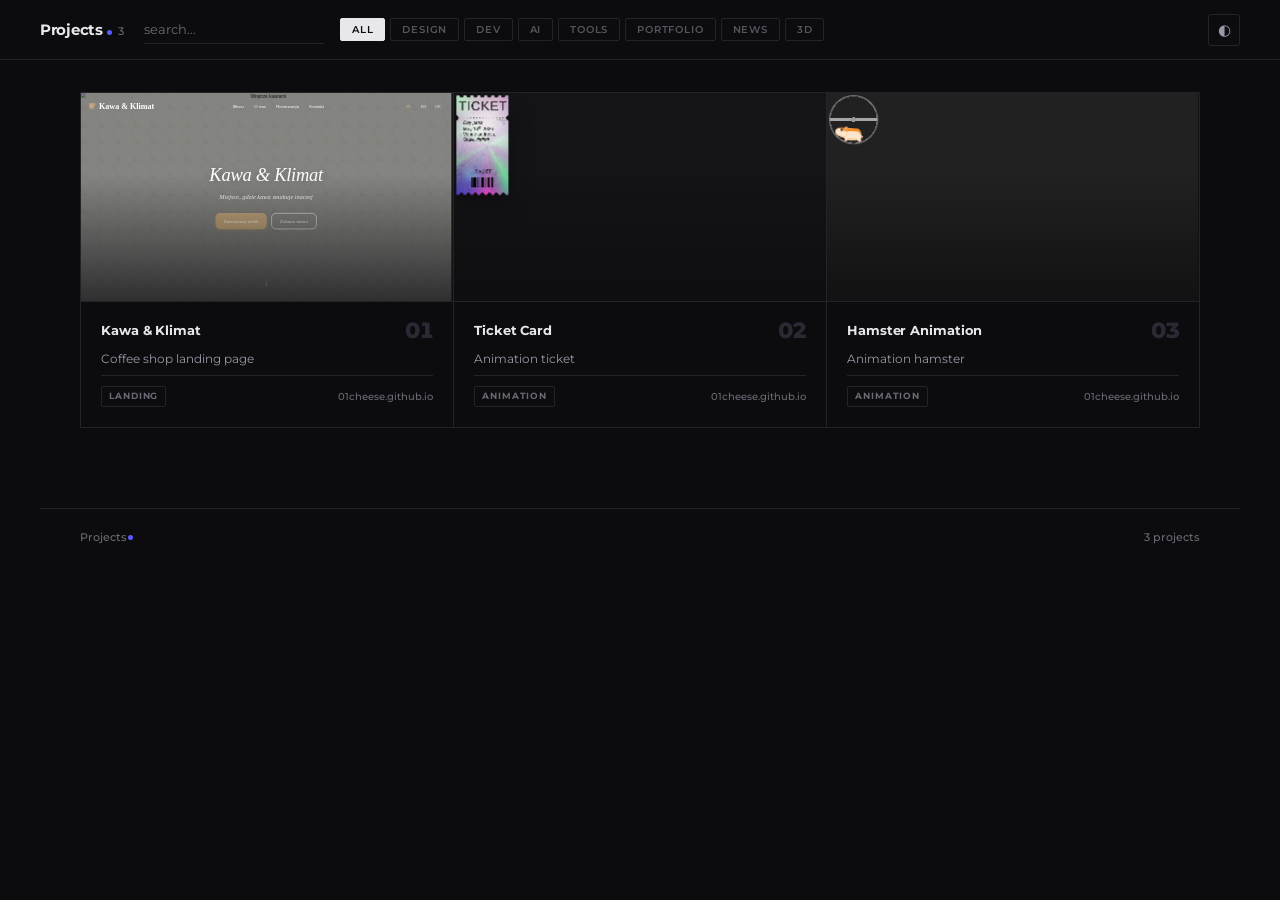
<file: index.html>
<!doctype html>
<html lang="en" data-theme="dark">
<head>
    <meta charset="UTF-8">
    <meta name="viewport" content="width=device-width, initial-scale=1.0">
    <title>Projects</title>
    <link rel="preconnect" href="https://fonts.googleapis.com">
    <link rel="preconnect" href="https://fonts.gstatic.com" crossorigin>
    <link href="https://fonts.googleapis.com/css2?family=Montserrat:wght@300;400;500;600;700&display=swap" rel="stylesheet">
    <link rel="stylesheet" href="styles.css">
</head>
<body>

<header>
    <a class="logo" href="#">Projects<span class="logo-dot"></span><span class="logo-count" id="projectCount">12</span></a>

    <div class="header-center" id="headerCenter">
        <div class="search-wrap">
            <input type="text" id="searchInput" placeholder="search..." autocomplete="off" spellcheck="false">
            <button class="clear-btn" id="clearBtn">×</button>
        </div>
        <div class="tags-row" id="tagsRow">
            <button class="tag active" data-tag="all">all</button>
            <button class="tag" data-tag="design">design</button>
            <button class="tag" data-tag="dev">dev</button>
            <button class="tag" data-tag="ai">ai</button>
            <button class="tag" data-tag="tool">tools</button>
            <button class="tag" data-tag="portfolio">portfolio</button>
            <button class="tag" data-tag="news">news</button>
            <button class="tag" data-tag="3d">3d</button>
        </div>
    </div>

    <div class="header-right">
        <button class="theme-toggle" id="themeToggle" aria-label="Toggle theme">◐</button>
        <button class="burger" id="burgerBtn" aria-label="Menu">
            <span></span><span></span>
        </button>
    </div>
</header>

<!-- Mobile drawer -->
<div class="drawer-overlay" id="drawerOverlay"></div>
<div class="drawer" id="drawer">
    <div class="drawer-head">
        <span class="drawer-title">Menu</span>
        <button class="drawer-close" id="drawerClose">×</button>
    </div>
    <div class="drawer-search">
        <input type="text" id="searchMobile" placeholder="search..." autocomplete="off" spellcheck="false">
    </div>
    <div class="drawer-tags" id="drawerTags">
        <button class="tag active" data-tag="all">all</button>
        <button class="tag" data-tag="design">design</button>
        <button class="tag" data-tag="dev">dev</button>
        <button class="tag" data-tag="ai">ai</button>
        <button class="tag" data-tag="tool">tools</button>
        <button class="tag" data-tag="portfolio">portfolio</button>
        <button class="tag" data-tag="news">news</button>
        <button class="tag" data-tag="3d">3d</button>
    </div>
    <div class="drawer-footer">
        <span id="drawerCount">12 projects</span>
    </div>
</div>

<main>
    <div class="grid" id="grid"></div>
    <div class="empty-state" id="emptyState">
        <span>— nothing found</span>
    </div>
</main>

<footer>
    <span>Projects<span class="logo-dot" style="display:inline-block;width:5px;height:5px;border-radius:50%;background:var(--accent);margin:0 1px 1px;vertical-align:middle;"></span></span>
    <span id="footerCount">12 projects</span>
</footer>

<!-- Modal -->
<div class="modal-overlay" id="modalOverlay">
    <div class="modal" id="modal">
        <div class="modal-header">
            <div class="modal-meta">
                <span class="modal-title" id="modalTitle"></span>
                <span class="modal-url" id="modalUrl"></span>
            </div>
            <div class="modal-actions">
                <a class="modal-btn" id="modalOpenBtn" target="_blank" rel="noopener" title="Open">↗</a>
                <button class="modal-btn" id="modalCloseBtn">×</button>
            </div>
        </div>
        <div class="modal-body">
            <div class="iframe-loader" id="iframeLoader">
                <div class="loader-line"></div>
                <span>loading...</span>
            </div>
            <iframe id="previewIframe" sandbox="allow-scripts allow-same-origin allow-forms allow-popups" loading="lazy"></iframe>
        </div>
    </div>
</div>

<script src="script.js"></script>
</body>
</html>
</file>
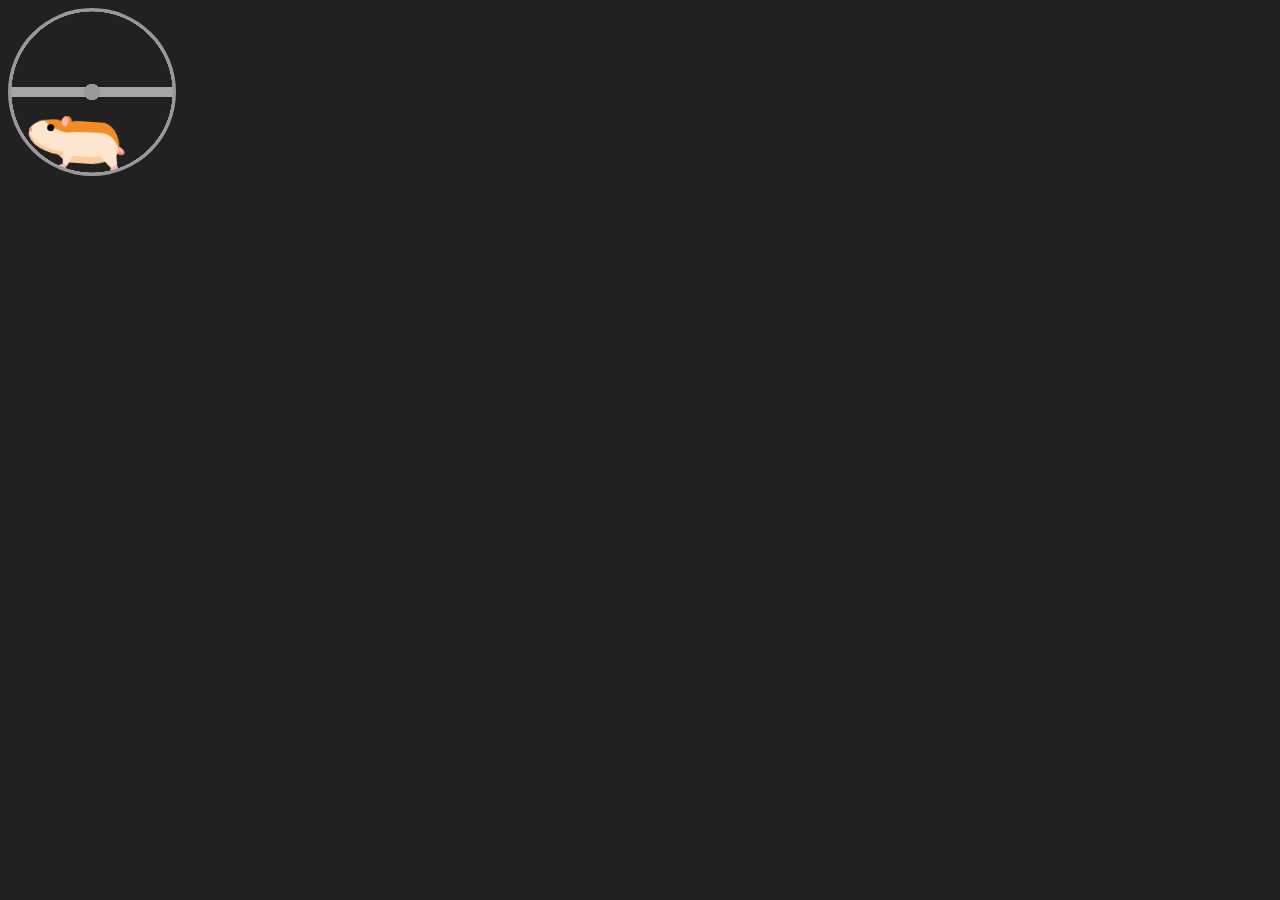
<file: web_projects/hamster_animation.html>
<!doctype html>
<html lang="en">
  <head>
    <meta charset="UTF-8" />
    <meta name="viewport" content="width=device-width, initial-scale=1.0" />
    <title>ASMR</title>
    <style>
      body {
        background-color: #212121;
      }

      .wheel-and-hamster {
        --dur: 1s;
        position: relative;
        width: 12em;
        height: 12em;
        font-size: 14px;
      }

      .wheel,
      .hamster,
      .hamster div,
      .spoke {
        position: absolute;
      }

      .wheel,
      .spoke {
        border-radius: 50%;
        top: 0;
        left: 0;
        width: 100%;
        height: 100%;
      }

      .wheel {
        background: radial-gradient(
          100% 100% at center,
          hsla(0, 0%, 60%, 0) 47.8%,
          hsl(0, 0%, 60%) 48%
        );
        z-index: 2;
      }

      .hamster {
        animation: hamster var(--dur) ease-in-out infinite;
        top: 50%;
        left: calc(50% - 3.5em);
        width: 7em;
        height: 3.75em;
        transform: rotate(4deg) translate(-0.8em, 1.85em);
        transform-origin: 50% 0;
        z-index: 1;
      }

      .hamster__head {
        animation: hamsterHead var(--dur) ease-in-out infinite;
        background: hsl(30, 90%, 55%);
        border-radius: 70% 30% 0 100% / 40% 25% 25% 60%;
        box-shadow:
          0 -0.25em 0 hsl(30, 90%, 80%) inset,
          0.75em -1.55em 0 hsl(30, 90%, 90%) inset;
        top: 0;
        left: -2em;
        width: 2.75em;
        height: 2.5em;
        transform-origin: 100% 50%;
      }

      .hamster__ear {
        animation: hamsterEar var(--dur) ease-in-out infinite;
        background: hsl(0, 90%, 85%);
        border-radius: 50%;
        box-shadow: -0.25em 0 hsl(30, 90%, 55%) inset;
        top: -0.25em;
        right: -0.25em;
        width: 0.75em;
        height: 0.75em;
        transform-origin: 50% 75%;
      }

      .hamster__eye {
        animation: hamsterEye var(--dur) linear infinite;
        background-color: hsl(0, 0%, 0%);
        border-radius: 50%;
        top: 0.375em;
        left: 1.25em;
        width: 0.5em;
        height: 0.5em;
      }

      .hamster__nose {
        background: hsl(0, 90%, 75%);
        border-radius: 35% 65% 85% 15% / 70% 50% 50% 30%;
        top: 0.75em;
        left: 0;
        width: 0.2em;
        height: 0.25em;
      }

      .hamster__body {
        animation: hamsterBody var(--dur) ease-in-out infinite;
        background: hsl(30, 90%, 90%);
        border-radius: 50% 30% 50% 30% / 15% 60% 40% 40%;
        box-shadow:
          0.1em 0.75em 0 hsl(30, 90%, 55%) inset,
          0.15em -0.5em 0 hsl(30, 90%, 80%) inset;
        top: 0.25em;
        left: 2em;
        width: 4.5em;
        height: 3em;
        transform-origin: 17% 50%;
        transform-style: preserve-3d;
      }

      .hamster__limb--fr,
      .hamster__limb--fl {
        clip-path: polygon(0 0, 100% 0, 70% 80%, 60% 100%, 0% 100%, 40% 80%);
        top: 2em;
        left: 0.5em;
        width: 1em;
        height: 1.5em;
        transform-origin: 50% 0;
      }

      .hamster__limb--fr {
        animation: hamsterFRLimb var(--dur) linear infinite;
        background: linear-gradient(
          hsl(30, 90%, 80%) 80%,
          hsl(0, 90%, 75%) 80%
        );
        transform: rotate(15deg) translateZ(-1px);
      }

      .hamster__limb--fl {
        animation: hamsterFLLimb var(--dur) linear infinite;
        background: linear-gradient(
          hsl(30, 90%, 90%) 80%,
          hsl(0, 90%, 85%) 80%
        );
        transform: rotate(15deg);
      }

      .hamster__limb--br,
      .hamster__limb--bl {
        border-radius: 0.75em 0.75em 0 0;
        clip-path: polygon(
          0 0,
          100% 0,
          100% 30%,
          70% 90%,
          70% 100%,
          30% 100%,
          40% 90%,
          0% 30%
        );
        top: 1em;
        left: 2.8em;
        width: 1.5em;
        height: 2.5em;
        transform-origin: 50% 30%;
      }

      .hamster__limb--br {
        animation: hamsterBRLimb var(--dur) linear infinite;
        background: linear-gradient(
          hsl(30, 90%, 80%) 90%,
          hsl(0, 90%, 75%) 90%
        );
        transform: rotate(-25deg) translateZ(-1px);
      }

      .hamster__limb--bl {
        animation: hamsterBLLimb var(--dur) linear infinite;
        background: linear-gradient(
          hsl(30, 90%, 90%) 90%,
          hsl(0, 90%, 85%) 90%
        );
        transform: rotate(-25deg);
      }

      .hamster__tail {
        animation: hamsterTail var(--dur) linear infinite;
        background: hsl(0, 90%, 85%);
        border-radius: 0.25em 50% 50% 0.25em;
        box-shadow: 0 -0.2em 0 hsl(0, 90%, 75%) inset;
        top: 1.5em;
        right: -0.5em;
        width: 1em;
        height: 0.5em;
        transform: rotate(30deg) translateZ(-1px);
        transform-origin: 0.25em 0.25em;
      }

      .spoke {
        animation: spoke var(--dur) linear infinite;
        background:
          radial-gradient(
            100% 100% at center,
            hsl(0, 0%, 60%) 4.8%,
            hsla(0, 0%, 60%, 0) 5%
          ),
          linear-gradient(
              hsla(0, 0%, 55%, 0) 46.9%,
              hsl(0, 0%, 65%) 47% 52.9%,
              hsla(0, 0%, 65%, 0) 53%
            )
            50% 50% / 99% 99% no-repeat;
      }

      /* Animations */
      @keyframes hamster {
        from,
        to {
          transform: rotate(4deg) translate(-0.8em, 1.85em);
        }

        50% {
          transform: rotate(0) translate(-0.8em, 1.85em);
        }
      }

      @keyframes hamsterHead {
        from,
        25%,
        50%,
        75%,
        to {
          transform: rotate(0);
        }

        12.5%,
        37.5%,
        62.5%,
        87.5% {
          transform: rotate(8deg);
        }
      }

      @keyframes hamsterEye {
        from,
        90%,
        to {
          transform: scaleY(1);
        }

        95% {
          transform: scaleY(0);
        }
      }

      @keyframes hamsterEar {
        from,
        25%,
        50%,
        75%,
        to {
          transform: rotate(0);
        }

        12.5%,
        37.5%,
        62.5%,
        87.5% {
          transform: rotate(12deg);
        }
      }

      @keyframes hamsterBody {
        from,
        25%,
        50%,
        75%,
        to {
          transform: rotate(0);
        }

        12.5%,
        37.5%,
        62.5%,
        87.5% {
          transform: rotate(-2deg);
        }
      }

      @keyframes hamsterFRLimb {
        from,
        25%,
        50%,
        75%,
        to {
          transform: rotate(50deg) translateZ(-1px);
        }

        12.5%,
        37.5%,
        62.5%,
        87.5% {
          transform: rotate(-30deg) translateZ(-1px);
        }
      }

      @keyframes hamsterFLLimb {
        from,
        25%,
        50%,
        75%,
        to {
          transform: rotate(-30deg);
        }

        12.5%,
        37.5%,
        62.5%,
        87.5% {
          transform: rotate(50deg);
        }
      }

      @keyframes hamsterBRLimb {
        from,
        25%,
        50%,
        75%,
        to {
          transform: rotate(-60deg) translateZ(-1px);
        }

        12.5%,
        37.5%,
        62.5%,
        87.5% {
          transform: rotate(20deg) translateZ(-1px);
        }
      }

      @keyframes hamsterBLLimb {
        from,
        25%,
        50%,
        75%,
        to {
          transform: rotate(20deg);
        }

        12.5%,
        37.5%,
        62.5%,
        87.5% {
          transform: rotate(-60deg);
        }
      }

      @keyframes hamsterTail {
        from,
        25%,
        50%,
        75%,
        to {
          transform: rotate(30deg) translateZ(-1px);
        }

        12.5%,
        37.5%,
        62.5%,
        87.5% {
          transform: rotate(10deg) translateZ(-1px);
        }
      }

      @keyframes spoke {
        from {
          transform: rotate(0);
        }

        to {
          transform: rotate(-1turn);
        }
      }
    </style>
  </head>
  <body>
    <div
      aria-label="Orange and tan hamster running in a metal wheel"
      role="img"
      class="wheel-and-hamster"
    >
      <div class="wheel"></div>
      <div class="hamster">
        <div class="hamster__body">
          <div class="hamster__head">
            <div class="hamster__ear"></div>
            <div class="hamster__eye"></div>
            <div class="hamster__nose"></div>
          </div>
          <div class="hamster__limb hamster__limb--fr"></div>
          <div class="hamster__limb hamster__limb--fl"></div>
          <div class="hamster__limb hamster__limb--br"></div>
          <div class="hamster__limb hamster__limb--bl"></div>
          <div class="hamster__tail"></div>
        </div>
      </div>
      <div class="spoke"></div>
    </div>
  </body>
</html>
</file>
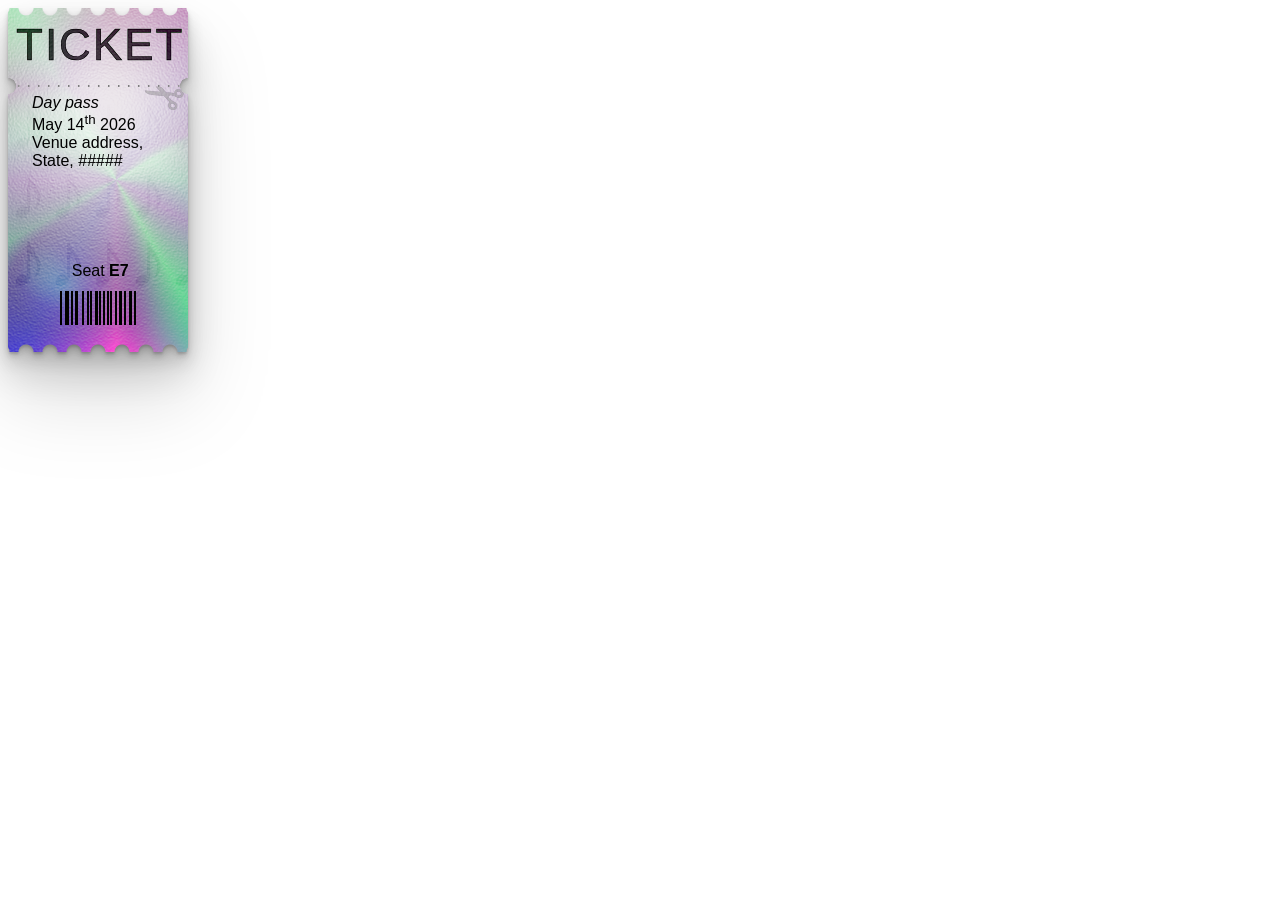
<file: web_projects/ticket_card.html>
<!doctype html>
<html lang="en">
  <head>
    <meta charset="UTF-8" />
    <meta name="viewport" content="width=device-width, initial-scale=1.0" />
    <title>ASMR</title>
    <style>
      .card {
        --width: 180px;
        --height: 320px;
        --perforation-size: 12px;
        --cutouts-adjust: 70px;

        position: relative;
        display: grid;
        grid-template-rows: auto 1fr auto;
        gap: 1rem;
        grid-template-areas:
          "header"
          "body"
          "footer";

        width: var(--width);
        height: var(--height);
        padding: var(--perforation-size) 0;

        font-family: "Inter", sans-serif;
        font-size: 1rem;
        user-select: none;
        overflow: hidden;

        filter: drop-shadow(0 2px 1px #00000025)
          drop-shadow(0 4px 3px #00000025) drop-shadow(0 10px 9px #00000025)
          drop-shadow(0 20px 20px #00000025) drop-shadow(0 40px 40px #00000025);
        animation: hover 3s ease infinite;
        will-change: transform, filter;
      }

      .filter {
        position: absolute;
      }

      .bg {
        position: absolute;
        inset: 0;
        border-radius: inherit;
        background-color: #fff;
        filter: url(#bump);
        mask:
  /* top perforations */
          radial-gradient(
            circle at 50% 0,
            #fff0 calc(var(--perforation-size) - 5px),
            #000 calc(var(--perforation-size) - 4px)
          ),
          /* bottom perforations */
          radial-gradient(
              circle at 50% 100%,
              #fff0 calc(var(--perforation-size) - 5px),
              #000 calc(var(--perforation-size) - 4px)
            ),
          /* left notch */
          radial-gradient(circle 8px at left center, #000 98%, #0000 100%),
          /* right notch */
          radial-gradient(circle 8px at right center, #000 98%, #0000 100%),
          /* cut perforation */
          repeating-linear-gradient(
              90deg,
              #000 10px,
              #000 15px,
              #0000 16px,
              #0000 24px
            );

        mask-repeat: repeat-x, repeat-x, no-repeat, no-repeat, repeat-x;

        mask-size:
          calc(var(--perforation-size) * 2) 100%,
          calc(var(--perforation-size) * 2) 100%,
          16px 16px,
          16px 16px,
          10px 2px;

        mask-position:
          calc(0.5 * var(--perforation-size)) top,
          calc(0.5 * var(--perforation-size)) bottom,
          left var(--cutouts-adjust),
          right var(--cutouts-adjust),
          0 calc(var(--cutouts-adjust) + 7px);

        mask-composite: intersect, exclude, add, add;
      }

      .holographic {
        background-image:
          linear-gradient(to bottom, #fe58, 90%, #0002),
          conic-gradient(
            at 60% 50%,
            #ccc,
            #ff6bfe,
            #00f9f8,
            #ddd,
            #0081fd,
            #eef0bc,
            #0081fd,
            #ff6bfe,
            #0002,
            #0081fd,
            #ddd,
            #01fefb,
            #ccc
          );
      }
      .holographic::before {
        content: "";
        position: absolute;
        inset: 0;
        border-radius: inherit;
        background:
          radial-gradient(circle at 70% 20%, #f0f, #0000),
          repeating-radial-gradient(
            circle at 30% 80%,
            #fff,
            #f4a 48px,
            #eeeeee 150px
          );
        mix-blend-mode: color-burn;
      }
      .holographic::after {
        content: "";
        position: absolute;
        inset: 0;
        border-radius: inherit;
        background: linear-gradient(to bottom, #f205, #f00, #0f0, #f205);
        mix-blend-mode: difference;

        animation: bg-pos 3s ease-in-out infinite alternate;
        background-position: 0 0;
        background-size: 100% 300%;
        background-repeat: repeat;
      }

      @keyframes bg-pos {
        to {
          background-position: 0 500px;
        }
      }

      .header {
        position: relative;
        grid-area: header;
        margin: 0 8px;
        text-align: center;
        z-index: 1;
        font-family: "Impact", sans-serif;
        font-size: 2.75rem;
        letter-spacing: 2px;
        color: #ffffff9f;
        text-shadow: 0 0 0 #000;
        -webkit-text-stroke: #fff 0.5px;
        mix-blend-mode: difference;
      }

      .body {
        grid-area: body;
        margin: 0 1em;
        padding: 0.5em;
        font-weight: 200;
        z-index: 1;
      }

      .footer {
        grid-area: footer;
        z-index: 1;

        margin: 0 1em 1em 1em;
      }

      .number {
        margin-bottom: 0.75rem;
        text-align: center;
        border-radius: 999px 0;
        color: #000;
        font-weight: 200;
        .bold {
          font-weight: 600;
        }
      }

      .barcode {
        justify-self: center;
        width: 0;
        height: 32px;
        box-shadow:
          0px 0 0 1px #000,
          5px 0 0 1px #000,
          7px 0 0 1px #000,
          11px 0 0 1px #000,
          15px 0 0 1px #000,
          16px 0 0 1px #000,
          22px 0 0 1px #000,
          27px 0 0 1px #000,
          30px 0 0 1px #000,
          35px 0 0 1px #000,
          36px 0 0 1px #000,
          39px 0 0 1px #000,
          43px 0 0 1px #000,
          47px 0 0 1px #000,
          50px 0 0 1px #000,
          55px 0 0 1px #000,
          59px 0 0 1px #000,
          60px 0 0 1px #000,
          64px 0 0 1px #000,
          69px 0 0 1px #000,
          70px 0 0 1px #000,
          74px 0 0 1px #000;
        transform: translateX(37px);
      }

      .symbol {
        position: absolute;
        top: 1.3em;
        right: 0px;
        rotate: 185deg;
        font-size: 1.1em;
        color: #fff;
        line-height: 0.5;
        opacity: 0.2;
      }
      .notes {
        position: absolute;
        inset: 0;
        overflow: hidden;
        font-size: 5rem;
        color: #e7e7e7;
        mix-blend-mode: color-burn;
        transform: translateY(20%);
        z-index: 1;
      }
      .notes:nth-child(2) {
        transform: translateY(40%);
      }
      .notes:nth-child(3) {
        transform: translateY(60%);
      }

      @keyframes hover {
        50% {
          filter: drop-shadow(0 4px 3px #00000015)
            drop-shadow(0 6px 6px #00000015) drop-shadow(0 16px 14px #00000015)
            drop-shadow(0 30px 28px #00000015)
            drop-shadow(0 60px 60px #00000015);
          transform: translateY(-7px) scale(1.02);
        }
      }
    </style>
  </head>
  <body>
    <div class="card">
      <div class="notes">♪♪♪♪♪</div>
      <div class="notes">♪♪♪♪</div>
      <div class="notes">♪♪♪♪♪</div>

      <div class="header">
        TICKET
        <div class="symbol">✁</div>
      </div>
      <div class="body">
        <em>Day pass</em><br />
        May 14<sup>th</sup> 2026<br />
        Venue address, State, #####
      </div>
      <div class="footer">
        <div class="number">Seat <span class="bold">E7</span></div>
        <div class="barcode"></div>
      </div>

      <div class="bg holographic"></div>
      <svg class="filter">
        <filter id="bump">
          <feTurbulence
            result="noise"
            numOctaves="3"
            baseFrequency="0.7"
            type="fractalNoise"
          ></feTurbulence>
          <feSpecularLighting
            in="noise"
            result="specular"
            lighting-color="#fffffc"
            specularExponent="25"
            specularConstant="0.8"
            surfaceScale="0.15"
          >
            <fePointLight z="210" y="100" x="100"></fePointLight>
          </feSpecularLighting>
          <feComposite
            result="noise2"
            operator="in"
            in="specular"
            in2="SourceGraphic"
          ></feComposite>
          <feBlend mode="screen" in2="noise2" in="SourceGraphic"></feBlend>
        </filter>
      </svg>
    </div>
  </body>
</html>
</file>
<file: styles.css>
*, *::before, *::after { box-sizing: border-box; margin: 0; padding: 0; }

:root { --font: 'Montserrat', sans-serif; }

[data-theme="dark"] {
    --bg:       #0c0c0e;
    --bg2:      #141417;
    --line:     #242428;
    --text:     #e8e8ec;
    --text-dim: #6a6a75;
    --text-mid: #9898a8;
    --hover-bg: #161619;
    --modal-bg: #0e0e11;
    --tag-act:  #e8e8ec;
    --tag-act-c:#0c0c0e;
    --tag-c:    #55555f;
    --drawer-bg:#111114;
    --accent:   #5b5bff;
    --preview-overlay: linear-gradient(180deg, transparent 40%, rgba(12,12,14,0.7) 100%);
    --skeleton-a: #141417;
    --skeleton-b: #1e1e23;
    --number-color: #2a2a35;
}
[data-theme="light"] {
    --bg:       #f8f8f6;
    --bg2:      #efefed;
    --line:     #e2e2de;
    --text:     #0a0a0c;
    --text-dim: #b0b0b8;
    --text-mid: #757580;
    --hover-bg: #f2f2f0;
    --modal-bg: #f5f5f3;
    --tag-act:  #0a0a0c;
    --tag-act-c:#f8f8f6;
    --tag-c:    #999999;
    --drawer-bg:#f0f0ee;
    --accent:   #3535e8;
    --preview-overlay: linear-gradient(180deg, transparent 40%, rgba(248,248,246,0.5) 100%);
    --skeleton-a: #efefed;
    --skeleton-b: #e4e4e0;
    --number-color: #ddddd8;
}

html { scroll-behavior: smooth; }

body {
    background: var(--bg);
    color: var(--text);
    font-family: var(--font);
    font-size: 14px;
    font-weight: 400;
    line-height: 1.6;
    min-height: 100vh;
    transition: background .25s, color .25s;
}

/* ── Header ── */
header {
    display: flex;
    align-items: center;
    justify-content: space-between;
    gap: 20px;
    padding: 0 40px;
    height: 60px;
    border-bottom: 1px solid var(--line);
    position: sticky;
    top: 0;
    background: var(--bg);
    z-index: 200;
    transition: background .25s, border-color .25s;
}

.logo {
    font-size: 15px;
    font-weight: 700;
    color: var(--text);
    text-decoration: none;
    white-space: nowrap;
    display: flex;
    align-items: baseline;
    gap: 6px;
    flex-shrink: 0;
    letter-spacing: -0.3px;
}
.logo-dot {
    display: inline-block;
    width: 5px; height: 5px;
    border-radius: 50%;
    background: var(--accent);
    margin-left: -2px;
    margin-bottom: 1px;
    vertical-align: middle;
    animation: dotPulse 3s ease-in-out infinite;
}
@keyframes dotPulse {
    0%, 100% { opacity: 1; transform: scale(1); }
    50%       { opacity: .5; transform: scale(0.7); }
}
.logo-count {
    font-size: 11px;
    font-weight: 500;
    color: var(--text-dim);
    letter-spacing: 0.04em;
}

/* header center: search + tags */
.header-center {
    display: flex;
    align-items: center;
    gap: 16px;
    flex: 1;
    min-width: 0;
}

.search-wrap {
    position: relative;
    flex-shrink: 0;
}
#searchInput {
    width: 180px;
    background: none;
    border: none;
    border-bottom: 1px solid var(--line);
    color: var(--text);
    font-family: var(--font);
    font-size: 13px;
    padding: 6px 24px 6px 0;
    outline: none;
    transition: border-color .2s, width .25s;
}
#searchInput:focus { border-color: var(--text-mid); width: 220px; }
#searchInput::placeholder { color: var(--text-dim); }

.clear-btn {
    position: absolute;
    right: 0; top: 50%;
    transform: translateY(-50%);
    background: none; border: none;
    color: var(--text-dim); font-size: 17px;
    cursor: pointer; display: none; line-height: 1;
    transition: color .15s;
}
.clear-btn:hover { color: var(--text); }
.clear-btn.visible { display: block; }

.tags-row {
    display: flex;
    flex-wrap: nowrap;
    gap: 5px;
    overflow-x: auto;
    scrollbar-width: none;
}
.tags-row::-webkit-scrollbar { display: none; }

/* ── Tags ── */
.tag {
    background: none;
    border: 1px solid var(--line);
    color: var(--tag-c);
    font-family: var(--font);
    font-size: 10px;
    font-weight: 600;
    letter-spacing: 0.08em;
    text-transform: uppercase;
    padding: 4px 11px;
    border-radius: 2px;
    cursor: pointer;
    white-space: nowrap;
    transition: all .15s;
    flex-shrink: 0;
}
.tag:hover { border-color: var(--text-mid); color: var(--text-mid); }
.tag.active { background: var(--tag-act); border-color: var(--tag-act); color: var(--tag-act-c); }

/* header right */
.header-right {
    display: flex;
    align-items: center;
    gap: 8px;
    flex-shrink: 0;
}

.theme-toggle {
    background: none;
    border: 1px solid var(--line);
    color: var(--text-mid);
    width: 32px; height: 32px;
    border-radius: 3px;
    cursor: pointer;
    font-size: 15px;
    display: flex; align-items: center; justify-content: center;
    transition: border-color .2s, color .2s;
    line-height: 1;
}
.theme-toggle:hover { border-color: var(--text-mid); color: var(--text); }

/* ── Burger ── */
.burger {
    display: none;
    flex-direction: column;
    justify-content: center;
    align-items: center;
    gap: 5px;
    background: none;
    border: 1px solid var(--line);
    width: 36px; height: 36px;
    border-radius: 3px;
    cursor: pointer;
    transition: border-color .2s;
    padding: 0;
}
.burger:hover { border-color: var(--text-mid); }
.burger span {
    display: block;
    width: 14px; height: 1px;
    background: var(--text-mid);
    transition: transform .2s, opacity .2s, background .2s, width .2s;
    transform-origin: center;
}
.burger.open span:nth-child(1) { transform: translateY(6px) rotate(45deg); background: var(--text); width: 16px; }
.burger.open span:nth-child(2) { transform: translateY(-6px) rotate(-45deg); background: var(--text); width: 16px; }

/* ── Drawer ── */
.drawer-overlay {
    display: none;
    position: fixed; inset: 0;
    background: rgba(0,0,0,0.5);
    z-index: 300;
    backdrop-filter: blur(4px);
    opacity: 0;
    transition: opacity .25s;
}
.drawer-overlay.open { display: block; opacity: 1; }

.drawer {
    position: fixed;
    top: 0; right: 0;
    width: min(320px, 90vw);
    height: 100dvh;
    background: var(--drawer-bg);
    border-left: 1px solid var(--line);
    z-index: 400;
    display: flex;
    flex-direction: column;
    transform: translateX(100%);
    transition: transform .3s cubic-bezier(.4,0,.2,1), background .25s, border-color .25s;
}
.drawer.open { transform: translateX(0); }

.drawer-head {
    display: flex;
    align-items: center;
    justify-content: space-between;
    padding: 0 20px;
    height: 60px;
    border-bottom: 1px solid var(--line);
    flex-shrink: 0;
}
.drawer-title {
    font-size: 13px;
    font-weight: 700;
    letter-spacing: 0.06em;
    text-transform: uppercase;
    color: var(--text-dim);
}
.drawer-close {
    background: none; border: none;
    color: var(--text-mid);
    font-size: 22px; cursor: pointer; line-height: 1;
    width: 32px; height: 32px;
    display: flex; align-items: center; justify-content: center;
    transition: color .15s;
}
.drawer-close:hover { color: var(--text); }

.drawer-search {
    padding: 20px 20px 20px;
    border-bottom: 1px solid var(--line);
}
#searchMobile {
    width: 100%;
    background: none;
    border: none;
    border-bottom: 1px solid var(--line);
    color: var(--text);
    font-family: var(--font);
    font-size: 14px;
    padding: 8px 0;
    outline: none;
    transition: border-color .2s;
}
#searchMobile::placeholder { color: var(--text-dim); }
#searchMobile:focus { border-color: var(--text-mid); }

.drawer-tags {
    display: flex;
    flex-wrap: wrap;
    gap: 6px;
    padding: 20px;
    flex: 1;
    align-content: flex-start;
}

.drawer-footer {
    padding: 16px 20px;
    border-top: 1px solid var(--line);
    font-size: 11px;
    font-weight: 500;
    color: var(--text-dim);
    letter-spacing: 0.04em;
}

/* ── Main ── */
main {
    max-width: 1200px;
    margin: 0 auto;
    padding: 32px 40px 80px;
}

/* ── Grid ── */
.grid {
    display: grid;
    grid-template-columns: repeat(auto-fill, minmax(300px, 1fr));
    border-top: 1px solid var(--line);
    border-left: 1px solid var(--line);
}

/* ── Card ── */
.card {
    border-right: 1px solid var(--line);
    border-bottom: 1px solid var(--line);
    cursor: pointer;
    transition: background .15s;
    display: flex;
    flex-direction: column;
    animation: fadeUp .35s ease both;
    position: relative;
    overflow: hidden;
}
@keyframes fadeUp {
    from { opacity: 0; transform: translateY(8px); }
    to   { opacity: 1; transform: translateY(0); }
}
.card:hover { background: var(--hover-bg); }

/* ── Screenshot thumbnail via iframe ── */
.card-preview {
    width: 100%;
    aspect-ratio: 16/9;
    overflow: hidden;
    position: relative;
    border-bottom: 1px solid var(--line);
    background: var(--bg2);
    transition: background .25s;
}
/* subtle gradient overlay on preview for dark mode depth */
.card-preview::after {
    content: '';
    position: absolute;
    inset: 0;
    background: var(--preview-overlay);
    pointer-events: none;
    z-index: 2;
    transition: opacity .3s;
}
.card:hover .card-preview::after { opacity: 0.5; }

/* iframe scaled preview */
.card-preview .preview-iframe-wrap {
    position: absolute;
    inset: 0;
    overflow: hidden;
}
.card-preview .preview-iframe-wrap iframe {
    width: 1280px;
    height: 720px;
    transform-origin: top left;
    pointer-events: none;
    border: none;
    display: block;
}
.card-preview .preview-cover {
    position: absolute;
    inset: 0;
    z-index: 1;
}

/* image fallback */
.card-preview .preview-img {
    position: absolute;
    inset: 0;
    width: 100%; height: 100%;
    object-fit: cover;
    display: block;
    transition: transform .4s ease;
}
.card:hover .card-preview .preview-img { transform: scale(1.03); }

/* icon placeholder */
.card-preview .preview-icon {
    position: absolute;
    inset: 0;
    display: flex;
    align-items: center;
    justify-content: center;
    font-size: 36px;
    z-index: 0;
}

/* skeleton pulse while iframe loads */
.card-preview .preview-skeleton {
    position: absolute;
    inset: 0;
    z-index: 2;
    background: var(--bg2);
    transition: opacity .4s;
}
.card-preview .preview-skeleton.loaded { opacity: 0; pointer-events: none; }
.preview-skeleton-inner {
    width: 100%; height: 100%;
    background: linear-gradient(90deg, var(--skeleton-a) 25%, var(--skeleton-b) 50%, var(--skeleton-a) 75%);
    background-size: 200% 100%;
    animation: shimmer 1.6s infinite;
}
/* scanlines on skeleton */
.preview-skeleton-inner::after {
    content: '';
    position: absolute;
    inset: 0;
    background: repeating-linear-gradient(
            0deg,
            transparent,
            transparent 3px,
            rgba(0,0,0,0.03) 3px,
            rgba(0,0,0,0.03) 4px
    );
    pointer-events: none;
}
@keyframes shimmer {
    0%   { background-position: 200% 0; }
    100% { background-position: -200% 0; }
}

/* hover label */
.card-hover-label {
    position: absolute;
    bottom: 9px; right: 9px;
    z-index: 4;
    background: var(--bg);
    border: 1px solid var(--line);
    color: var(--text);
    font-family: var(--font);
    font-size: 9px;
    font-weight: 700;
    letter-spacing: 0.1em;
    text-transform: uppercase;
    padding: 4px 9px;
    border-radius: 2px;
    opacity: 0;
    transform: translateY(4px);
    transition: opacity .2s, transform .2s;
    pointer-events: none;
}
.card:hover .card-hover-label { opacity: 1; transform: translateY(0); }

/* ── Card body ── */
.card-body {
    padding: 18px 20px 20px;
    display: flex;
    flex-direction: column;
    gap: 7px;
    flex: 1;
}
.card-header-row {
    display: flex;
    align-items: center;
    justify-content: space-between;
    gap: 10px;
}
.card-title {
    font-size: 13px;
    font-weight: 700;
    letter-spacing: -0.1px;
    color: var(--text);
    line-height: 1.2;
}
.card-number {
    font-size: 22px;
    font-weight: 800;
    color: var(--number-color);
    letter-spacing: -1px;
    flex-shrink: 0;
    line-height: 1;
    transition: color .25s;
    font-variant-numeric: tabular-nums;
}
.card:hover .card-number {
    color: var(--text-dim);
}
.card-desc {
    font-size: 12px;
    font-weight: 400;
    color: var(--text-mid);
    line-height: 1.6;
    flex: 1;
}
.card-footer {
    display: flex;
    align-items: center;
    justify-content: space-between;
    padding-top: 10px;
    border-top: 1px solid var(--line);
    margin-top: auto;
    gap: 10px;
}
.card-tags { display: flex; gap: 4px; flex-wrap: wrap; }
.card-tag {
    font-size: 9px;
    font-weight: 700;
    letter-spacing: 0.1em;
    text-transform: uppercase;
    color: var(--text-dim);
    border: 1px solid var(--line);
    padding: 2px 7px;
    border-radius: 2px;
    transition: color .15s, border-color .15s;
}
.card:hover .card-tag {
    color: var(--text-mid);
    border-color: var(--text-dim);
}
.card-url {
    font-size: 10px;
    font-weight: 500;
    color: var(--text-dim);
    white-space: nowrap;
    overflow: hidden;
    text-overflow: ellipsis;
    max-width: 130px;
    text-align: right;
    transition: color .15s;
}
.card:hover .card-url { color: var(--text-mid); }

/* ── Empty ── */
.empty-state { display: none; padding: 60px 0; border-top: 1px solid var(--line); }
.empty-state.visible { display: block; }
.empty-state span { font-size: 13px; font-weight: 500; color: var(--text-dim); letter-spacing: 0.04em; }

/* ── Footer ── */
footer {
    max-width: 1200px;
    margin: 0 auto;
    padding: 20px 40px;
    border-top: 1px solid var(--line);
    display: flex;
    align-items: center;
    justify-content: space-between;
    font-size: 11px;
    font-weight: 500;
    color: var(--text-dim);
    transition: border-color .25s;
}

/* ── Modal ── */
.modal-overlay {
    position: fixed; inset: 0;
    background: rgba(0,0,0,0.6);
    z-index: 500;
    display: flex;
    align-items: center;
    justify-content: center;
    padding: 24px;
    opacity: 0;
    pointer-events: none;
    transition: opacity .2s;
    backdrop-filter: blur(2px);
}
[data-theme="light"] .modal-overlay { background: rgba(0,0,0,0.3); }
.modal-overlay.open { opacity: 1; pointer-events: all; }

.modal {
    background: var(--modal-bg);
    border: 1px solid var(--line);
    width: 100%;
    max-width: 960px;
    height: 84vh;
    max-height: 700px;
    display: flex;
    flex-direction: column;
    transform: translateY(10px) scale(0.99);
    transition: transform .25s ease, background .25s, border-color .25s;
    border-radius: 3px;
    overflow: hidden;
    box-shadow: 0 40px 100px rgba(0,0,0,.5);
}
.modal-overlay.open .modal { transform: translateY(0) scale(1); }

.modal-header {
    display: flex;
    align-items: center;
    justify-content: space-between;
    padding: 12px 18px;
    border-bottom: 1px solid var(--line);
    flex-shrink: 0;
    gap: 12px;
    transition: border-color .25s;
}
.modal-meta { display: flex; flex-direction: column; gap: 1px; min-width: 0; }
.modal-title { font-size: 13px; font-weight: 700; color: var(--text); white-space: nowrap; overflow: hidden; text-overflow: ellipsis; }
.modal-url   { font-size: 11px; font-weight: 400; color: var(--text-dim); }

.modal-actions { display: flex; gap: 6px; flex-shrink: 0; }
.modal-btn {
    background: none;
    border: 1px solid var(--line);
    color: var(--text-mid);
    font-family: var(--font);
    font-size: 16px;
    width: 34px; height: 34px;
    border-radius: 2px;
    cursor: pointer;
    display: flex; align-items: center; justify-content: center;
    text-decoration: none;
    transition: border-color .15s, color .15s;
    line-height: 1;
}
.modal-btn:hover { border-color: var(--text-mid); color: var(--text); }

.modal-body { flex: 1; position: relative; overflow: hidden; background: #fff; }

.iframe-loader {
    position: absolute; inset: 0;
    display: flex; flex-direction: column; align-items: center; justify-content: center; gap: 18px;
    background: var(--modal-bg);
    z-index: 10;
    transition: opacity .2s, background .25s;
}
.iframe-loader.hidden { opacity: 0; pointer-events: none; }
.iframe-loader span { font-size: 10px; font-weight: 700; letter-spacing: 0.14em; text-transform: uppercase; color: var(--text-dim); }
.loader-line { width: 100px; height: 1px; background: var(--line); position: relative; overflow: hidden; }
.loader-line::after {
    content: '';
    position: absolute; top: 0; left: -60%;
    width: 60%; height: 100%;
    background: var(--accent);
    animation: slide 1.1s ease-in-out infinite;
}
@keyframes slide { 0% { left: -60%; } 100% { left: 110%; } }

#previewIframe { width: 100%; height: 100%; border: none; display: block; }

.iframe-blocked {
    position: absolute; inset: 0;
    display: flex; flex-direction: column; align-items: center; justify-content: center; gap: 10px;
    background: var(--modal-bg);
    text-align: center; padding: 40px;
    transition: background .25s;
}
.iframe-blocked .block-label { font-size: 10px; font-weight: 700; letter-spacing: 0.12em; text-transform: uppercase; color: var(--text-dim); margin-bottom: 4px; }
.iframe-blocked h3 { font-size: 16px; font-weight: 700; color: var(--text); letter-spacing: -0.2px; }
.iframe-blocked p { font-size: 12px; color: var(--text-mid); max-width: 260px; line-height: 1.7; }
.iframe-blocked a { margin-top: 8px; font-size: 11px; font-weight: 700; letter-spacing: 0.06em; text-transform: uppercase; color: var(--text); text-decoration: none; border-bottom: 1px solid var(--text); padding-bottom: 1px; transition: color .15s, border-color .15s; }
.iframe-blocked a:hover { color: var(--text-mid); border-color: var(--text-mid); }

/* Scrollbar */
::-webkit-scrollbar { width: 4px; }
::-webkit-scrollbar-track { background: transparent; }
::-webkit-scrollbar-thumb { background: var(--line); }

/* ── Mobile ── */
@media (max-width: 768px) {
    header { padding: 0 16px; gap: 12px; }
    .header-center { display: none; }
    .burger { display: flex; }

    main { padding: 20px 16px 60px; }
    footer { padding: 16px; }

    .grid { grid-template-columns: 1fr 1fr; }

    .modal-overlay { padding: 0; align-items: flex-end; backdrop-filter: blur(2px); }
    .modal { max-width: 100%; height: 90dvh; max-height: 90dvh; border-radius: 12px 12px 0 0; border-bottom: none; }
}

@media (max-width: 480px) {
    .grid { grid-template-columns: 1fr; }
    /* full-width preview on single-column mobile */
    .card-preview {
        aspect-ratio: 16/9;
        width: 100%;
    }
    .card-preview .preview-iframe-wrap,
    .card-preview .preview-iframe-wrap iframe {
        width: 100%;
    }
    .card-preview .preview-iframe-wrap {
        position: absolute;
        inset: 0;
    }
    .card-preview .preview-iframe-wrap iframe {
        width: 1280px;
        height: 720px;
        transform-origin: top left;
    }
}
</file>
